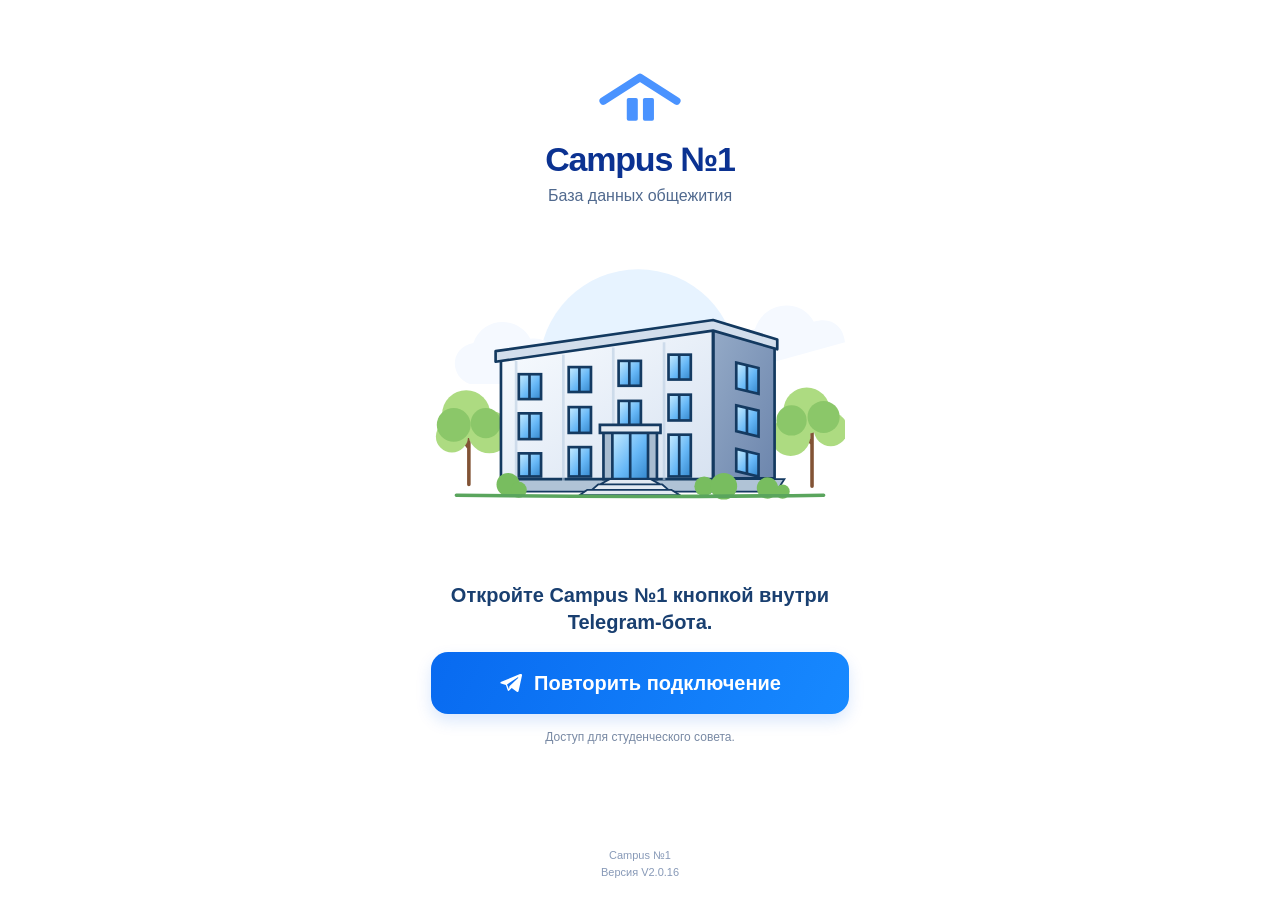
<file: index.html>
<!DOCTYPE html>
<html lang="ru">
<head>
  <meta charset="UTF-8">
  <meta name="viewport" content="width=device-width,initial-scale=1,viewport-fit=cover">
  <meta name="theme-color" content="#F5F8FD">
  <meta name="color-scheme" content="light dark">
  <meta http-equiv="Cache-Control" content="no-cache, no-store, must-revalidate">
  <meta http-equiv="Pragma" content="no-cache">
  <meta http-equiv="Expires" content="0">
  <title>Campus №1 — База данных</title>
  <meta name="description" content="Campus №1 — система управления общежитием">
  <!-- CAMPUS_GITHUB_UI_V14_2_1_EXACT_LOGO_GEOMETRY -->
  <script src="https://telegram.org/js/telegram-web-app.js?63"></script>



  <!-- CAMPUS_AUTOASSET_V1641: fresh assets on every open; no manual cache-version edits on next release -->
  <script>
  (function(){
    'use strict';
    // HTTPS Github Pages assets are public; NO student data is fetched here.
    var tag=Date.now().toString(36)+'-'+Math.random().toString(36).slice(2,7);
    var files=["styles.css","tasks.css","management.css","splash-v14.4.1.css","campus-roster-v216.css"];
    for(var i=0;i<files.length;i++){
      var link=document.createElement('link');
      link.rel='stylesheet';link.href=files[i]+'?campus='+tag;
      document.head.appendChild(link);
    }
    window.__campusAssetTag=tag;
  }());
  </script>
</head>
<body>
  <div id="splash" class="splash splash-v144">
    <div class="splash-card splash-card-clean">
      <div id="splashLogoHolder" class="splash-logo-holder" aria-hidden="true"></div>
      <h1 class="splash-campus-title">Campus №1</h1>
      <p class="splash-campus-subtitle">База данных общежития</p>
      <div class="splash-dorm-scene" aria-hidden="true">
        <img class="splash-dorm-art" src="splash-dorm-v14.4.1.svg" alt="" width="460" height="292" decoding="async">
      </div>
      <p id="splashText" class="splash-login-prompt">Войдите через Telegram</p>
      <button id="openStateBtn" class="btn btn-primary btn-wide splash-btn" type="button">
        <span class="splash-button-icon" aria-hidden="true"><svg viewBox="0 0 24 24" xmlns="http://www.w3.org/2000/svg"><path d="M21 3 2.3 10.8c-1.3.5-1.2 1.3-.2 1.6l4.8 1.5 1.8 5.3c.2.5.4.7.7.7s.5-.1.8-.4l2.5-2.5 5.1 3.8c.9.5 1.6.2 1.8-.9L23 4.6c.3-1.3-.5-1.9-2-1.6ZM8 13.5l10.5-7.1c.5-.3 1 .1.6.5l-8.7 8.4-.4 3-2-4.8Z"/></svg></span>
        <span class="splash-button-text-v142">Войти</span>
      </button>
      <div class="splash-note">Доступ для студенческого совета.</div>
      <div class="splash-release"><span>Campus №1</span><span id="splashVersion">Версия 16.4.1</span></div>
    </div>
  </div>

  <main id="app" class="app hidden">
    <header class="topbar">
      <div class="brand-row">
        <button id="homeLogoBtn" class="brand-button brand-button-v142" type="button" aria-label="На главную">

          <span class="campus-mini-mark-v143" aria-hidden="true">
            <svg class="campus-mini-svg-v143" viewBox="0 0 80 72">
              <path d="M12 35 L40 18 L68 35"/>
              <rect x="31" y="32" width="7" height="20" rx="1"/>
              <rect x="42" y="32" width="7" height="20" rx="1"/>
            </svg>
          </span>
        </button>
        <div class="brand-copy">
          <span>Campus №1</span>
          <small>База данных</small>
        </div>
        <div class="top-actions">
          <button id="specialBtn" class="icon-button hidden" type="button" aria-label="Управление" title="Специальная панель"><span data-icon="shield"></span></button>
          <button id="themeBtn" class="icon-button" type="button" aria-label="Переключить тему"></button>
          <button id="seasonBtn" class="icon-button season-owner-button hidden" type="button" aria-label="Сменить сезон" title="Сезон">
            <span id="seasonBtnGlyph" class="season-btn-glyph">🍂</span>
          </button>
          <button id="updatesBtn" class="icon-button updates-button" type="button" aria-label="Что нового">
            <span data-icon="spark"></span>
            <span id="updatesDot" class="updates-dot" aria-hidden="true"></span>
          </button>
          <button id="profileBtn" class="profile-button" type="button" aria-label="Профиль">
            <span id="profileInitials">C1</span>
          </button>
        </div>
      </div>
    </header>

    <section id="view" class="content" aria-live="polite"></section>
  </main>

  <nav id="bottomNav" class="bottom-nav hidden" aria-label="Основная навигация">
    <button class="nav-item active" data-page="home" type="button"><span class="nav-icon" data-icon="home"></span><span>Главная</span></button>
    <button class="nav-item" data-page="students" type="button"><span class="nav-icon" data-icon="users"></span><span>Студенты</span></button>
    <button class="nav-item" data-page="rooms" type="button"><span class="nav-icon" data-icon="grid"></span><span>Комнаты</span></button>
    <button class="nav-item" data-page="tasks" type="button"><span class="nav-icon" data-icon="clipboard"></span><span>Задачи</span></button>
    <button class="nav-item" data-page="more" type="button"><span class="nav-icon" data-icon="menu"></span><span>Ещё</span></button>
  </nav>

  <div id="modal" class="modal hidden" role="dialog" aria-modal="true">
    <div class="modal-backdrop" data-close-modal></div>
    <div id="modalSheet" class="sheet"></div>
  </div>

  <div id="toast" class="toast hidden"></div>
  <!-- CAMPUS_AUTOASSET_SCRIPTS_V1641: keep JS order, no stale static app version -->
  <script>
  (function(){
    'use strict';
    var files=["tasks.js","special.js","management.js","app.js"],index=0;
    var tag=window.__campusAssetTag||Date.now().toString(36);
    function next(){
      if(index>=files.length){
        try{var label=document.getElementById('splashVersion');
          if(label&&typeof APP_VERSION!=='undefined')label.textContent='Версия '+APP_VERSION;}catch(e){}
        return;
      }
      var current=files[index++];
      var script=document.createElement('script');
      script.src=current+'?campus='+encodeURIComponent(tag);
      script.onload=next;
      script.onerror=function(){
        var msg=document.getElementById('splashText');
        if(msg)msg.textContent='Не удалось загрузить '+current+'. Повторно откройте приложение.';
      };
      document.body.appendChild(script);
    }
    next();
  }());
  </script>
</body>
</html>
</file>
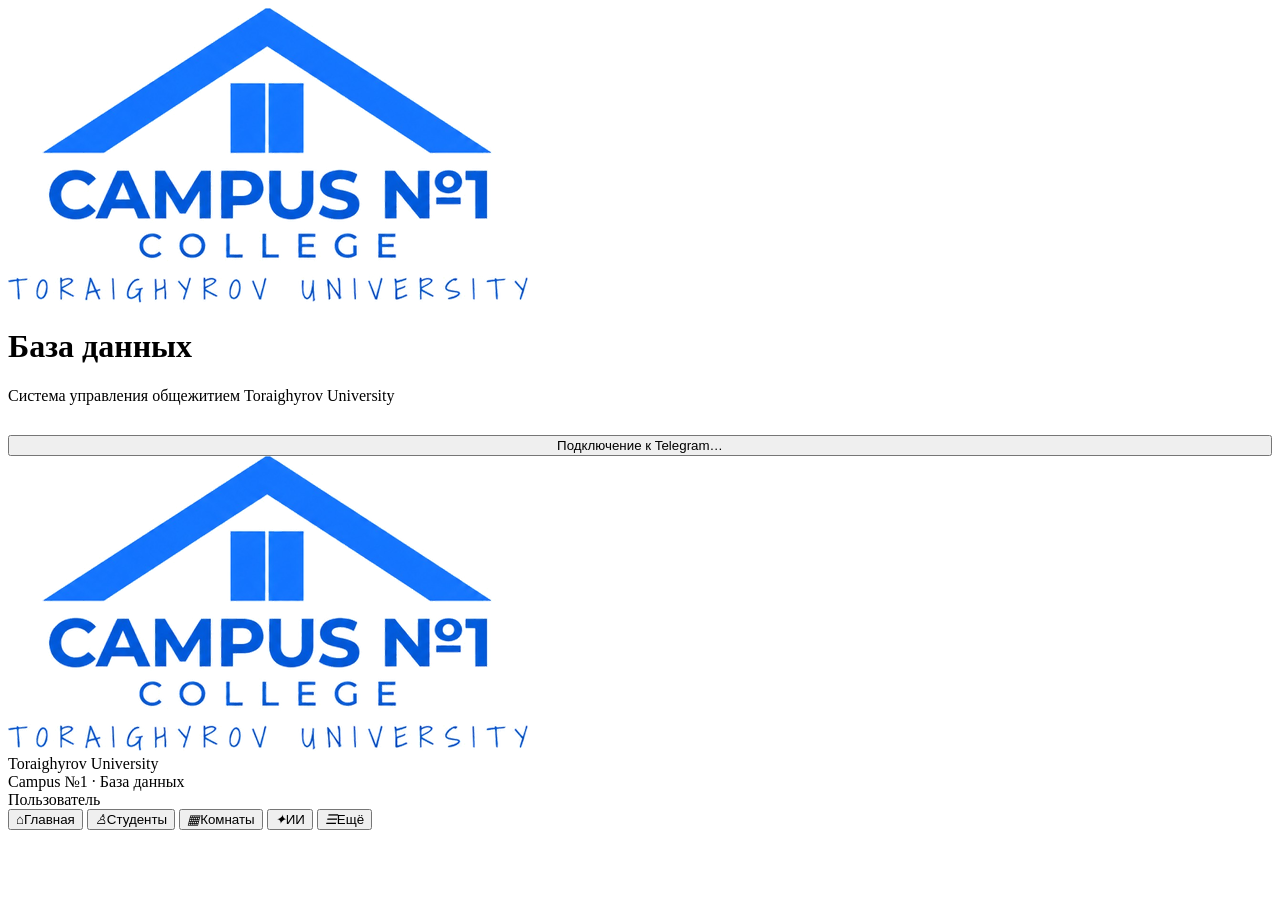
<file: backend/MiniApp.html>
<!DOCTYPE html>
<html lang="ru">
<head>
  <base target="_top">
  <meta charset="UTF-8">
  <meta name="theme-color" content="#f4f7fb">
  <meta name="campus-ui-version" content="CAMPUS_UI_V8_POLISHED">
  <script>try{var __ct=localStorage.getItem("campus-theme");if(__ct)document.documentElement.dataset.theme=__ct;}catch(e){}</script>
  <script src="https://telegram.org/js/telegram-web-app.js?63"></script>
  <?!= include('Styles'); ?>
</head>
<body data-campus-ui="v8">
  <div id="splash" class="splash">
    <div class="splash-card">
      <img class="brand-logo" src="[data-uri]" alt="Campus №1">
      <h1>База данных</h1>
      <p>Система управления общежитием Toraighyrov University</p>
      <button id="openStateBtn" class="primary" style="width:100%;margin-top:14px">Подключение к Telegram…</button>
    </div>
  </div>

  <main id="app" class="app hidden">
    <header class="topbar">
      <div class="toprow">
        <img class="mini-logo" src="[data-uri]" alt="Campus №1">
        <div class="title-wrap"><div class="eyebrow">Toraighyrov University</div><div class="app-title">Campus №1 · База данных</div></div>
        <div id="userPill" class="user-pill">Пользователь</div>
      </div>
    </header>
    <section id="view" class="content"></section>
  </main>

  <nav id="bottomNav" class="bottom hidden">
    <button class="nav active" data-page="home"><i>⌂</i>Главная</button>
    <button class="nav" data-page="students"><i>♙</i>Студенты</button>
    <button class="nav" data-page="rooms"><i>▦</i>Комнаты</button>
    <button class="nav" data-page="ai"><i>✦</i>ИИ</button>
    <button class="nav" data-page="more"><i>☰</i>Ещё</button>
  </nav>

  <div id="modal" class="modal hidden"><div id="modalSheet" class="sheet"></div></div>
  <div id="toast" class="toast hidden"></div>
  <?!= include('Scripts'); ?>
</body>
</html>
</file>
